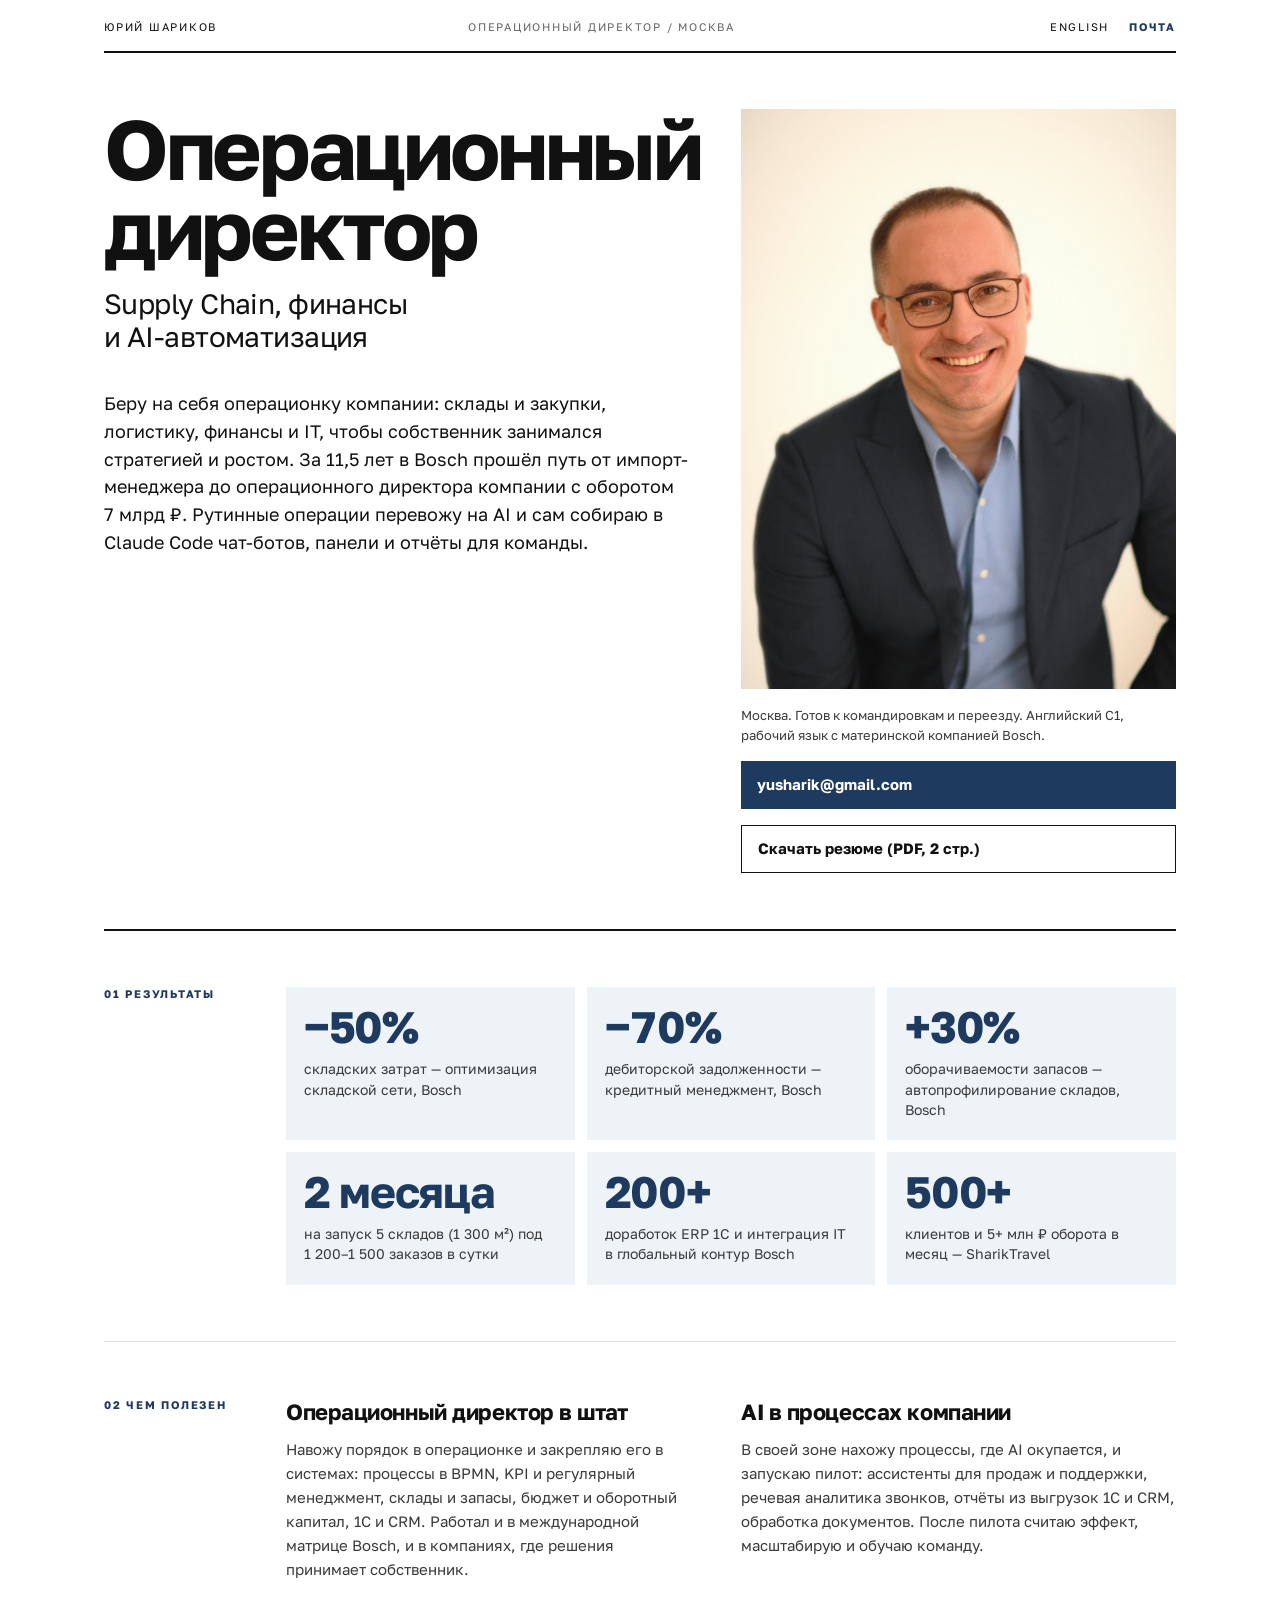
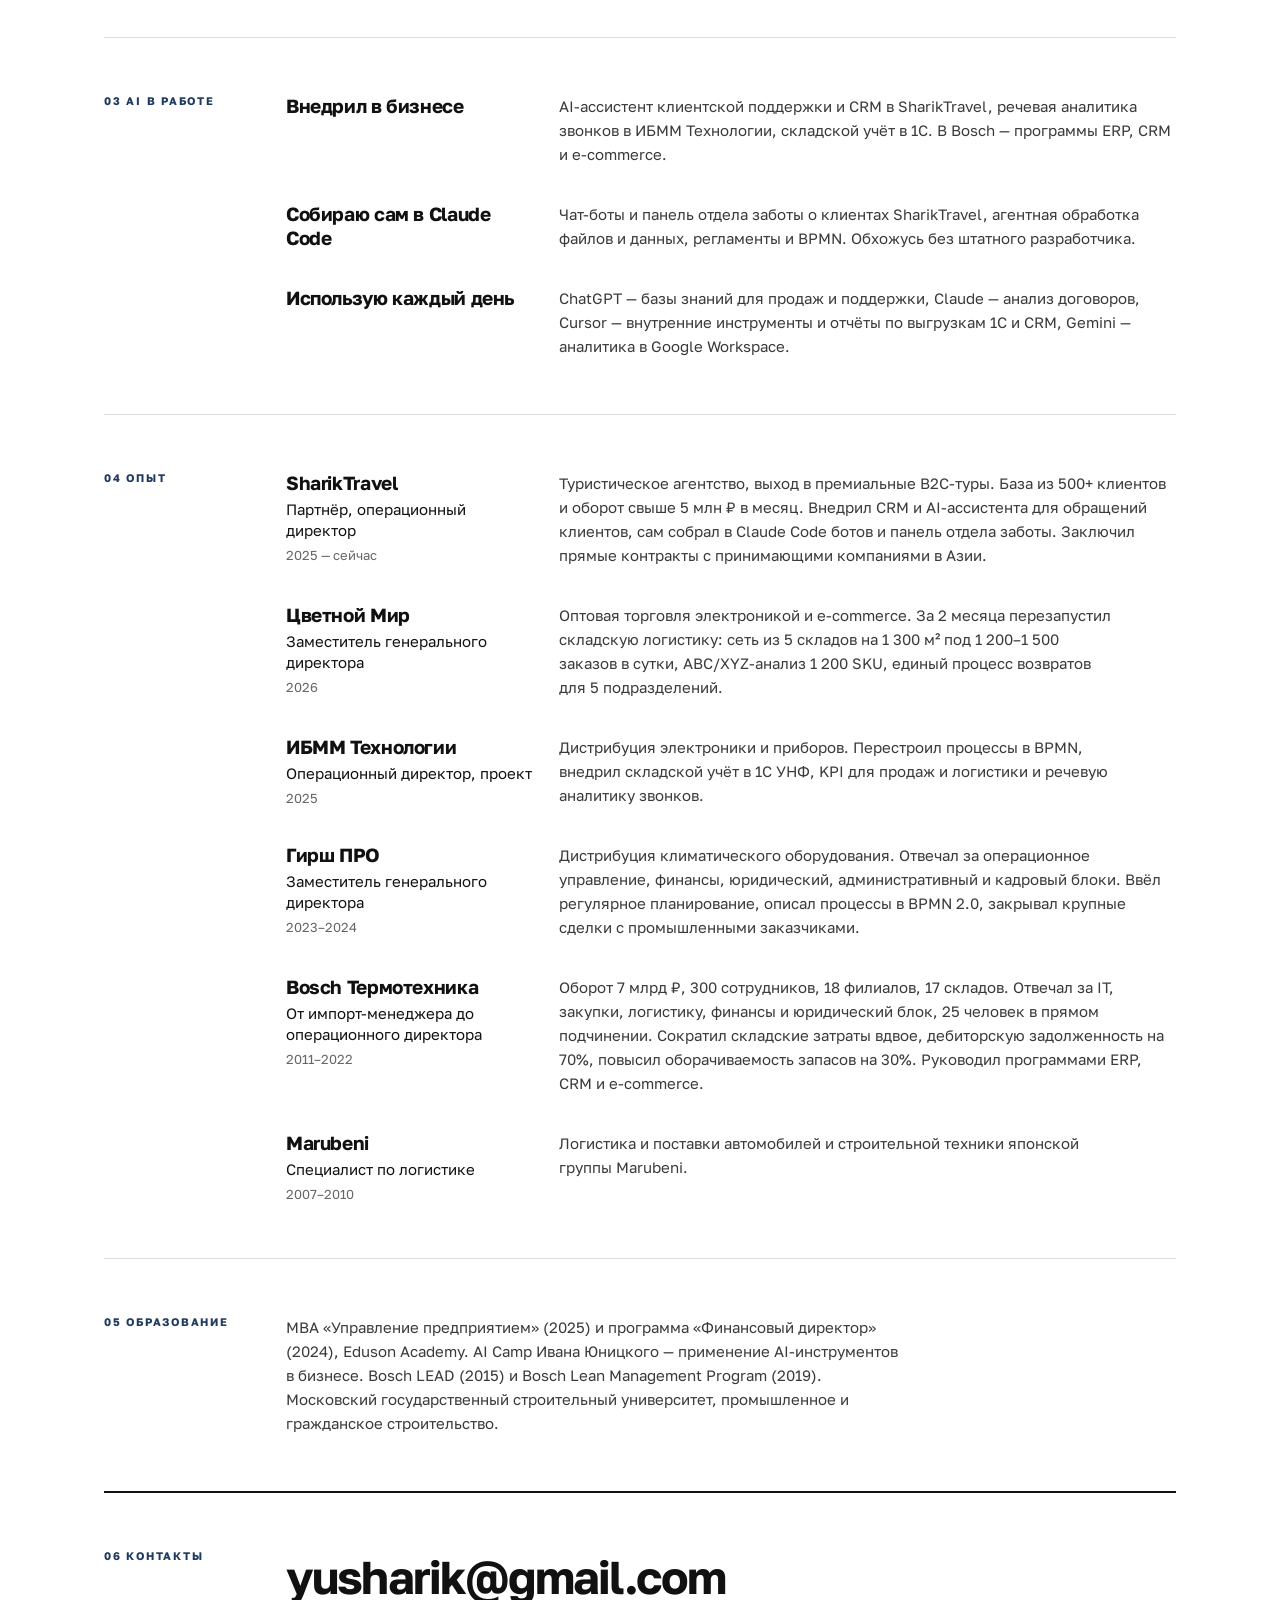
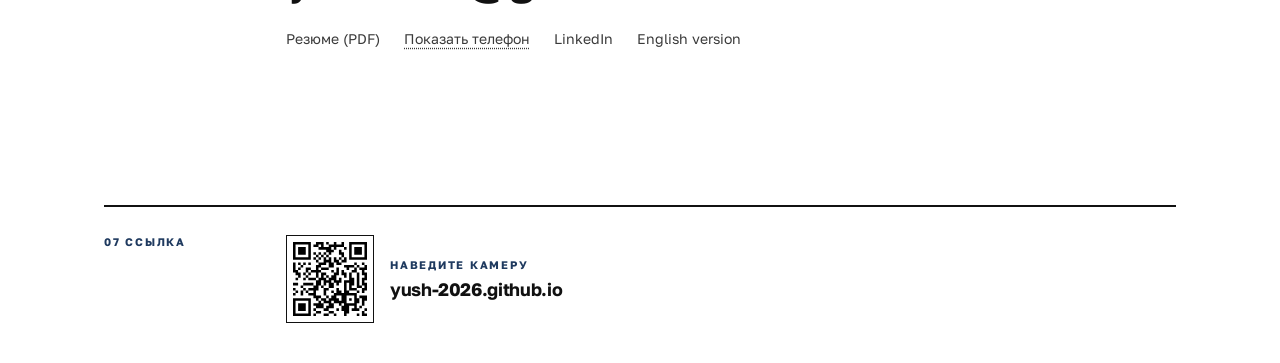
<file: index.html>
<!doctype html>
<html lang="ru">
<head>
<meta charset="utf-8">
<meta name="viewport" content="width=device-width, initial-scale=1">
<meta name="robots" content="noindex, nofollow">
<title>Юрий Шариков — операционный директор</title>
<meta name="description" content="Операционный директор (COO): Supply Chain, финансы и AI-автоматизация. 11,5 лет в Bosch, от импорт-менеджера до операционного директора. Москва, готов к переезду.">
<meta property="og:title" content="Юрий Шариков — операционный директор">
<meta property="og:description" content="Supply Chain, финансы и AI-автоматизация. 11,5 лет в Bosch, оборот 7 млрд ₽, 18 филиалов, 17 складов.">
<meta property="og:type" content="profile">
<meta property="og:image" content="https://yush-2026.github.io/assets/photo.jpg?v=2">
<link rel="alternate" hreflang="en" href="en/">
<link rel="preconnect" href="https://fonts.googleapis.com">
<link rel="preconnect" href="https://fonts.gstatic.com" crossorigin>
<link href="https://fonts.googleapis.com/css2?family=Golos+Text:wght@400;700&display=swap" rel="stylesheet">
<link rel="stylesheet" href="assets/style.css">
</head>
<body>

<header class="wrap" style="padding-bottom:0">
  <div class="grid rule-top">
    <div class="c4 micro">Юрий Шариков</div>
    <div class="c4 micro muted">Операционный директор / Москва</div>
    <div class="c4 micro top-links"><a href="en/" lang="en" hreflang="en">English</a><a class="accent" href="mailto:yusharik@gmail.com">Почта</a></div>
  </div>
</header>

<main class="wrap">

  <section class="grid sec rule-heavy">
    <div class="c7">
      <h1>Операционный директор</h1>
      <p class="subhead">Supply Chain, финансы и&nbsp;<span class="nowrap">AI-автоматизация</span></p>
      <p class="lede">Беру на себя операционку компании: склады и закупки, логистику, финансы и IT, чтобы собственник занимался стратегией и ростом. За 11,5&nbsp;лет в Bosch прошёл путь от импорт-менеджера до операционного директора компании с оборотом 7&nbsp;млрд&nbsp;₽. Рутинные операции перевожу на AI и сам собираю в Claude Code чат-ботов, панели и отчёты для команды.</p>
    </div>
    <div class="c5 hero-aside">
      <img class="portrait" src="assets/photo.jpg?v=2" width="900" height="1200" alt="Юрий Шариков">
      <p class="aside-note">Москва. Готов к командировкам и переезду. Английский C1, рабочий язык с материнской компанией Bosch.</p>
      <a class="cta" href="mailto:yusharik@gmail.com">yusharik@gmail.com</a>
      <a class="cv" href="cv-ru.pdf" download="Шариков_Резюме_COO.pdf">Скачать резюме (PDF, 2&nbsp;стр.)</a>
    </div>
  </section>

  <section class="grid sec rule">
    <div class="c2 micro accent micro-label">01 Результаты</div>
    <div class="c10 kpis">
      <div class="kpi"><b>−50%</b><span>складских затрат — оптимизация складской сети, Bosch</span></div>
      <div class="kpi"><b>−70%</b><span>дебиторской задолженности — кредитный менеджмент, Bosch</span></div>
      <div class="kpi"><b>+30%</b><span>оборачиваемости запасов — автопрофилирование складов, Bosch</span></div>
      <div class="kpi"><b>2&nbsp;месяца</b><span>на запуск 5&nbsp;складов (1&nbsp;300&nbsp;м²) под 1&nbsp;200–1&nbsp;500 заказов в&nbsp;сутки</span></div>
      <div class="kpi"><b>200+</b><span>доработок ERP 1С и интеграция IT в глобальный контур Bosch</span></div>
      <div class="kpi"><b>500+</b><span>клиентов и 5+ млн&nbsp;₽ оборота в месяц — SharikTravel</span></div>
    </div>
  </section>

  <section class="grid sec rule">
    <div class="c2 micro accent micro-label">02 Чем полезен</div>
    <div class="c5">
      <h2>Операционный директор в штат</h2>
      <p class="body">Навожу порядок в операционке и закрепляю его в системах: процессы в BPMN, KPI и регулярный менеджмент, склады и запасы, бюджет и оборотный капитал, 1С и CRM. Работал и в международной матрице Bosch, и в компаниях, где решения принимает собственник.</p>
    </div>
    <div class="c5">
      <h2>AI в процессах компании</h2>
      <p class="body">В своей зоне нахожу процессы, где AI окупается, и запускаю пилот: ассистенты для продаж и поддержки, речевая аналитика звонков, отчёты из выгрузок 1С и CRM, обработка документов. После пилота считаю эффект, масштабирую и обучаю команду.</p>
    </div>
  </section>

  <section class="grid sec rule">
    <div class="c2 micro accent micro-label">03 AI в работе</div>
    <div class="c10 stack">
      <div class="row">
        <div class="c3"><h3>Внедрил в бизнесе</h3></div>
        <p class="c7 body">AI-ассистент клиентской поддержки и CRM в SharikTravel, речевая аналитика звонков в ИБММ Технологии, складской учёт в 1С. В Bosch — программы ERP, CRM и e-commerce.</p>
      </div>
      <div class="row">
        <div class="c3"><h3>Собираю сам в Claude Code</h3></div>
        <p class="c7 body">Чат-боты и панель отдела заботы о клиентах SharikTravel, агентная обработка файлов и данных, регламенты и BPMN. Обхожусь без штатного разработчика.</p>
      </div>
      <div class="row">
        <div class="c3"><h3>Использую каждый день</h3></div>
        <p class="c7 body">ChatGPT — базы знаний для продаж и поддержки, Claude — анализ договоров, Cursor — внутренние инструменты и отчёты по выгрузкам 1С и CRM, Gemini — аналитика в Google Workspace.</p>
      </div>
    </div>
  </section>

  <section class="grid sec rule">
    <div class="c2 micro accent micro-label">04 Опыт</div>
    <div class="c10 stack">
      <div class="row">
        <div class="c3"><h3>SharikTravel</h3><p class="role">Партнёр, операционный директор</p><p class="date">2025 — сейчас</p></div>
        <p class="c7 body">Туристическое агентство, выход в премиальные B2C-туры. База из 500+ клиентов и оборот свыше 5&nbsp;млн&nbsp;₽ в месяц. Внедрил CRM и AI-ассистента для обращений клиентов, сам собрал в Claude Code ботов и панель отдела заботы. Заключил прямые контракты с принимающими компаниями в Азии.</p>
      </div>
      <div class="row">
        <div class="c3"><h3>Цветной Мир</h3><p class="role">Заместитель генерального директора</p><p class="date">2026</p></div>
        <p class="c7 body">Оптовая торговля электроникой и e-commerce. За 2&nbsp;месяца перезапустил складскую логистику: сеть из 5&nbsp;складов на 1&nbsp;300&nbsp;м² под 1&nbsp;200–1&nbsp;500 заказов в сутки, ABC/XYZ-анализ 1&nbsp;200 SKU, единый процесс возвратов для 5&nbsp;подразделений.</p>
      </div>
      <div class="row">
        <div class="c3"><h3>ИБММ Технологии</h3><p class="role">Операционный директор, проект</p><p class="date">2025</p></div>
        <p class="c7 body">Дистрибуция электроники и приборов. Перестроил процессы в BPMN, внедрил складской учёт в 1С УНФ, KPI для продаж и логистики и речевую аналитику звонков.</p>
      </div>
      <div class="row">
        <div class="c3"><h3>Гирш ПРО</h3><p class="role">Заместитель генерального директора</p><p class="date">2023–2024</p></div>
        <p class="c7 body">Дистрибуция климатического оборудования. Отвечал за операционное управление, финансы, юридический, административный и кадровый блоки. Ввёл регулярное планирование, описал процессы в BPMN 2.0, закрывал крупные сделки с промышленными заказчиками.</p>
      </div>
      <div class="row">
        <div class="c3"><h3>Bosch Термотехника</h3><p class="role">От импорт-менеджера до операционного директора</p><p class="date">2011–2022</p></div>
        <p class="c7 body">Оборот 7&nbsp;млрд&nbsp;₽, 300 сотрудников, 18 филиалов, 17 складов. Отвечал за IT, закупки, логистику, финансы и юридический блок, 25 человек в прямом подчинении. Сократил складские затраты вдвое, дебиторскую задолженность на 70%, повысил оборачиваемость запасов на 30%. Руководил программами ERP, CRM и e-commerce.</p>
      </div>
      <div class="row">
        <div class="c3"><h3>Marubeni</h3><p class="role">Специалист по логистике</p><p class="date">2007–2010</p></div>
        <p class="c7 body">Логистика и поставки автомобилей и строительной техники японской группы Marubeni.</p>
      </div>
    </div>
  </section>

  <section class="grid sec rule-heavy">
    <div class="c2 micro accent micro-label">05 Образование</div>
    <p class="c7 body">MBA «Управление предприятием» (2025) и программа «Финансовый директор» (2024), Eduson Academy. AI Camp Ивана Юницкого — применение AI-инструментов в бизнесе. Bosch LEAD (2015) и Bosch Lean Management Program (2019). Московский государственный строительный университет, промышленное и гражданское строительство.</p>
  </section>

  <section class="grid sec">
    <div class="c2 micro accent micro-label">06 Контакты</div>
    <div class="c10">
      <a class="mail" href="mailto:yusharik@gmail.com">yusharik@gmail.com</a>
      <div class="links">
        <a href="cv-ru.pdf" download="Шариков_Резюме_COO.pdf">Резюме (PDF)</a>
        <span class="phone" data-label-wa="WhatsApp" data-label-tg="Telegram"><button class="linklike" type="button">Показать телефон</button></span>
        <a href="https://www.linkedin.com/in/yury-sharikov">LinkedIn</a>
        <a href="en/" lang="en" hreflang="en">English version</a>
      </div>
    </div>
  </section>

</main>

<footer class="wrap site-footer">
  <div class="grid">
    <div class="c2 micro accent micro-label">07 Ссылка</div>
    <div class="c10 site-footer-inner">
      <a class="qr-link" href="https://yush-2026.github.io/">
        <img class="qr-code" src="assets/qr.svg" width="88" height="88" alt="QR-код со ссылкой на yush-2026.github.io">
        <span class="qr-copy">
          <span class="micro accent">Наведите камеру</span>
          <span class="qr-url">yush-2026.github.io</span>
        </span>
      </a>
    </div>
  </div>
</footer>

<script src="assets/phone.js" defer></script>
</body>
</html>
</file>
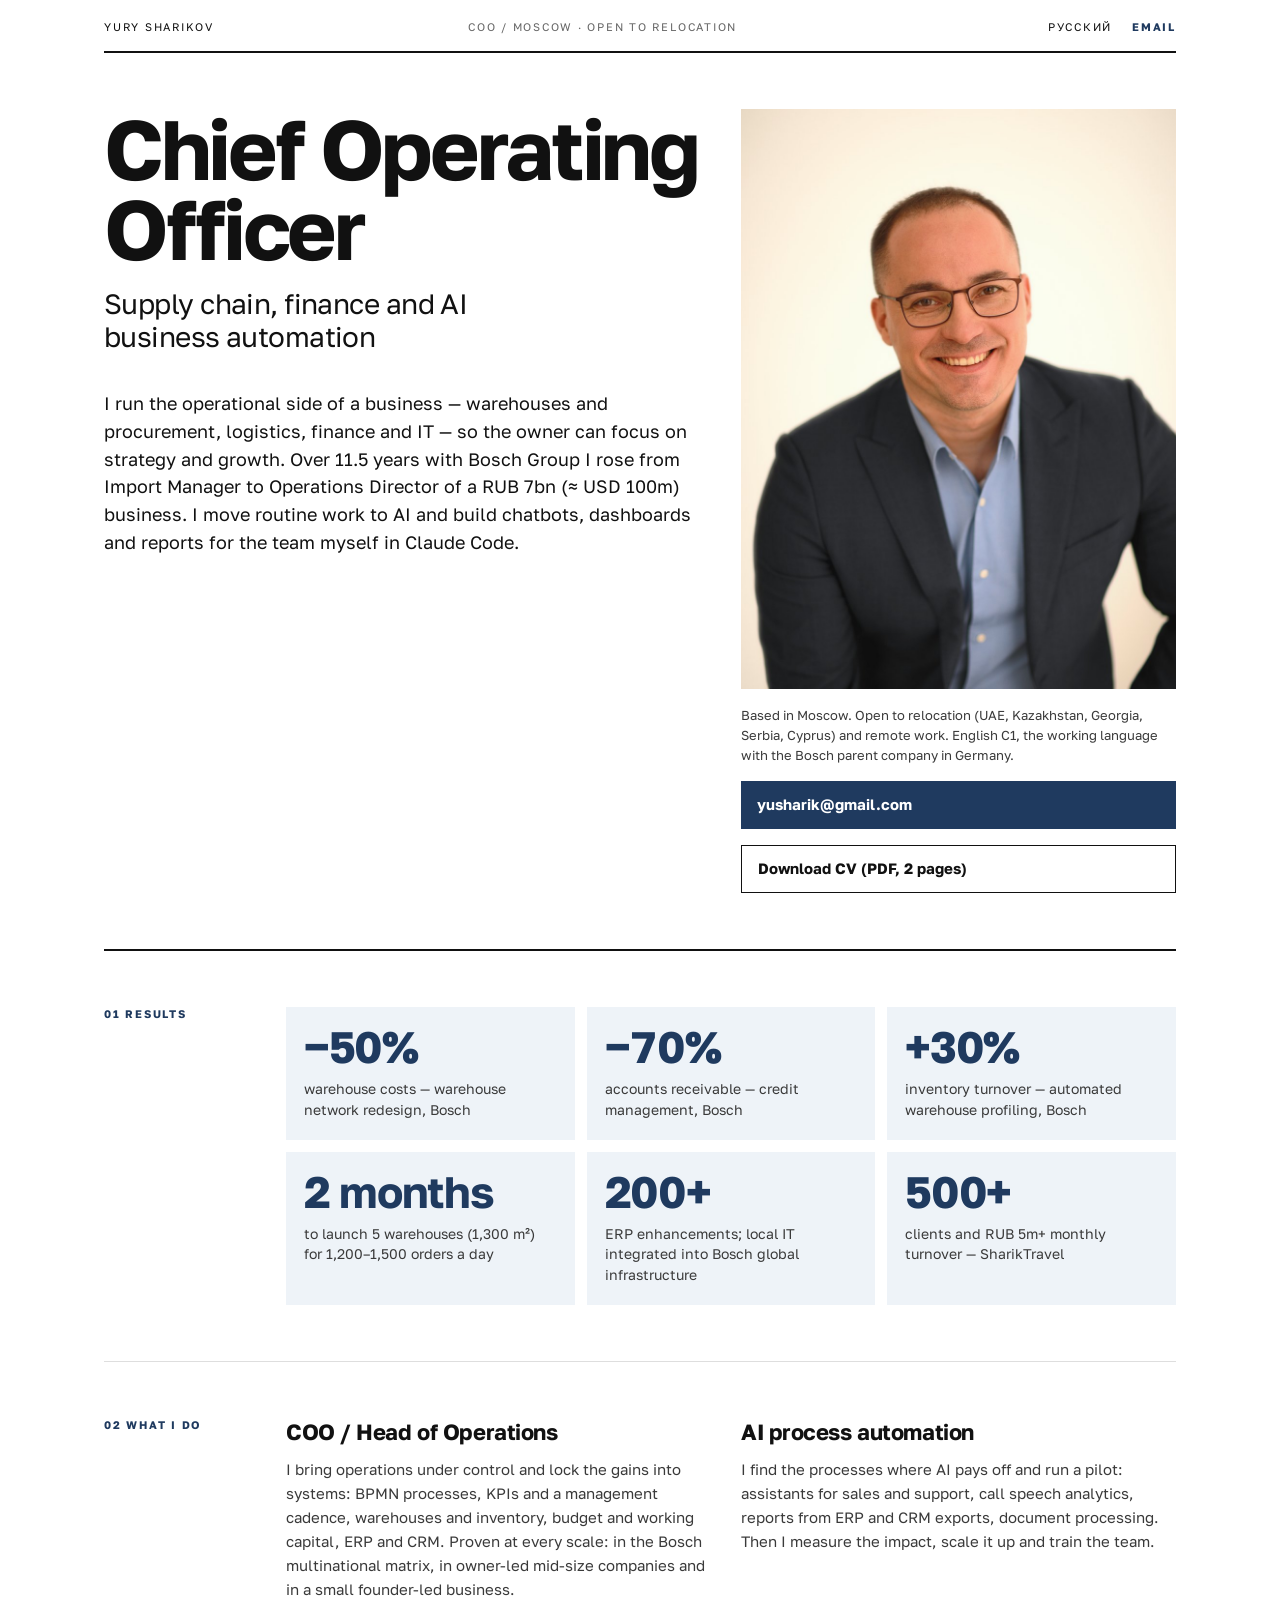
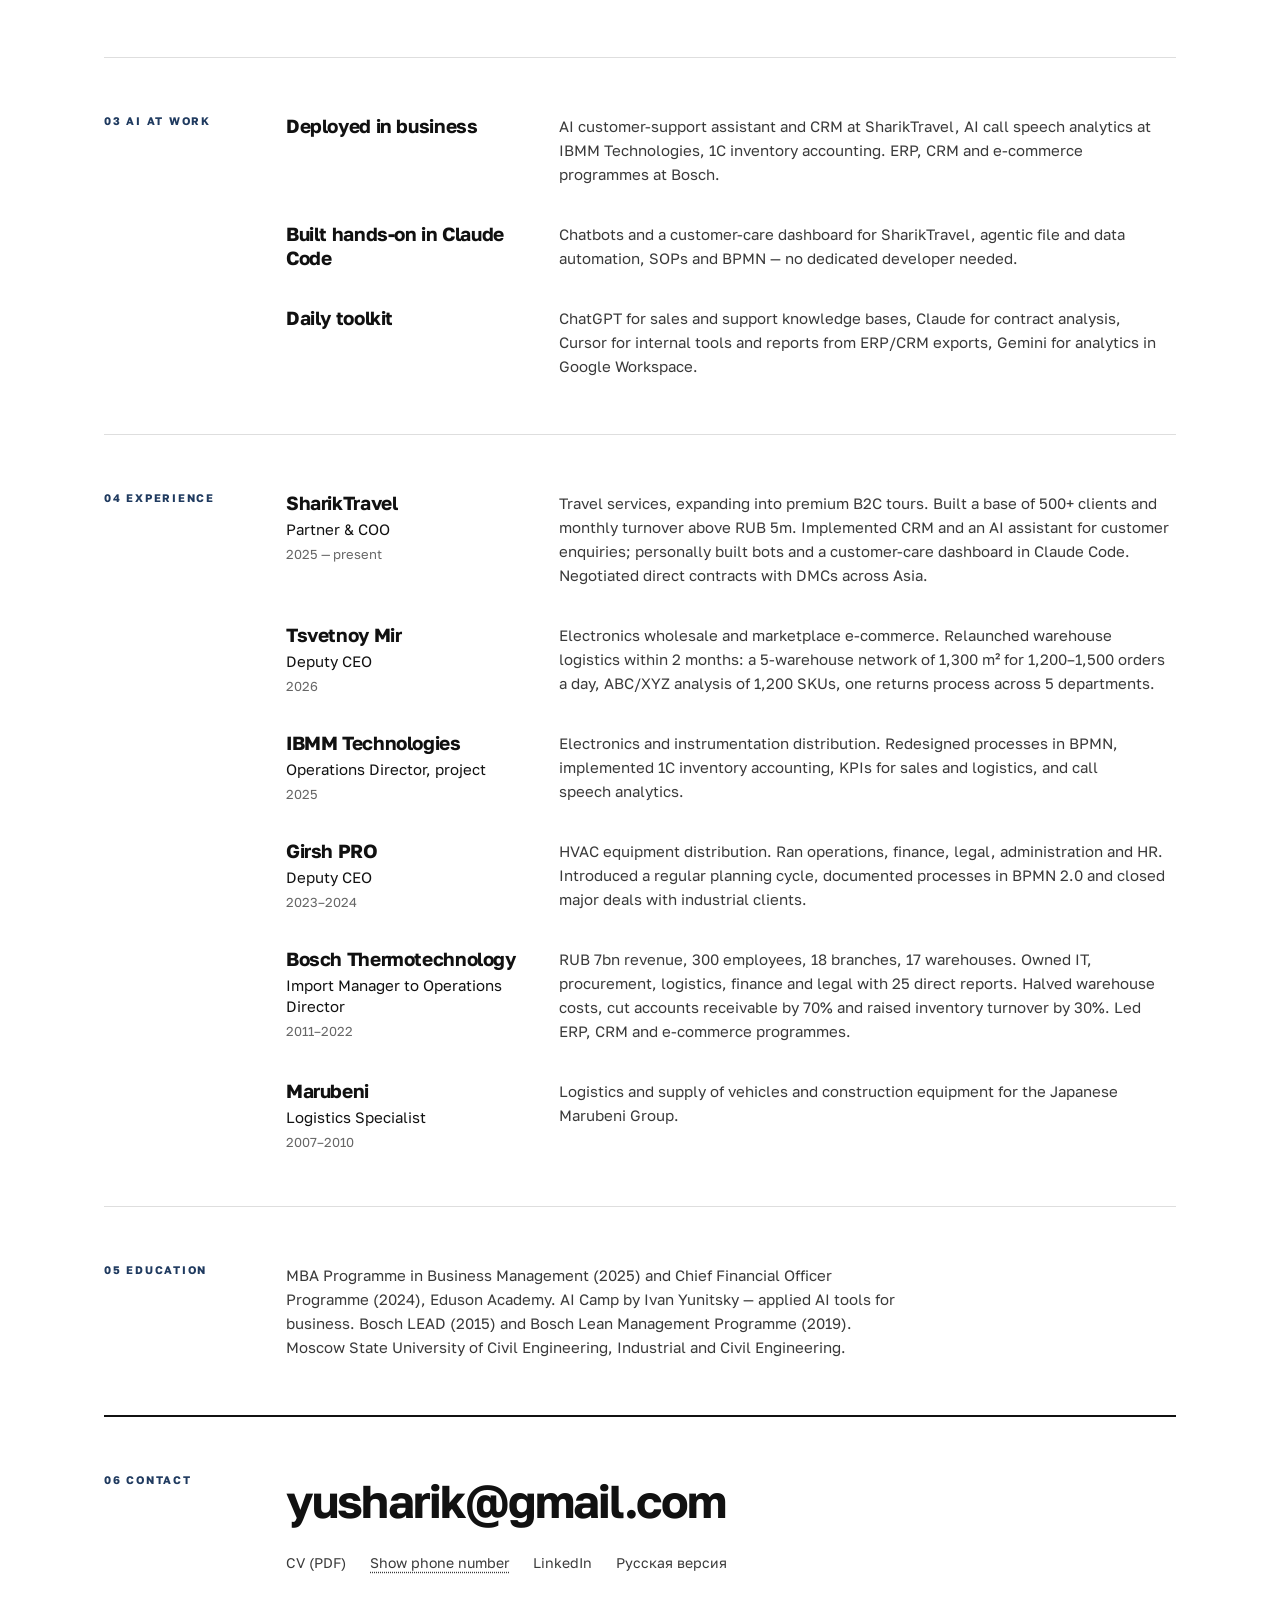
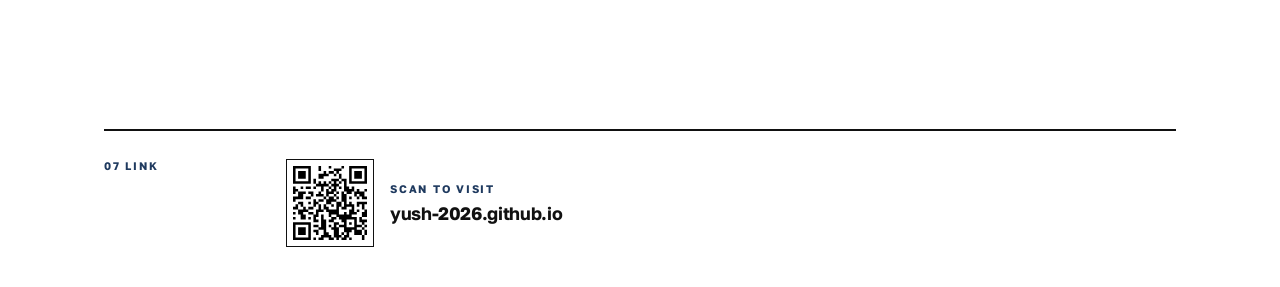
<file: en/index.html>
<!doctype html>
<html lang="en">
<head>
<meta charset="utf-8">
<meta name="viewport" content="width=device-width, initial-scale=1">
<meta name="robots" content="noindex, nofollow">
<title>Yury Sharikov — Chief Operating Officer</title>
<meta name="description" content="Chief Operating Officer: supply chain, finance and AI business automation. 11.5 years with Bosch Group, from Import Manager to Operations Director. Moscow, open to relocation and remote work.">
<meta property="og:title" content="Yury Sharikov — Chief Operating Officer">
<meta property="og:description" content="Supply chain, finance and AI business automation. 11.5 years with Bosch: RUB 7bn business, 18 branches, 17 warehouses.">
<meta property="og:type" content="profile">
<meta property="og:image" content="https://yush-2026.github.io/assets/photo.jpg?v=2">
<link rel="alternate" hreflang="ru" href="../">
<link rel="preconnect" href="https://fonts.googleapis.com">
<link rel="preconnect" href="https://fonts.gstatic.com" crossorigin>
<link href="https://fonts.googleapis.com/css2?family=Golos+Text:wght@400;700&display=swap" rel="stylesheet">
<link rel="stylesheet" href="../assets/style.css">
</head>
<body>

<header class="wrap" style="padding-bottom:0">
  <div class="grid rule-top">
    <div class="c4 micro">Yury Sharikov</div>
    <div class="c4 micro muted">COO / Moscow · open to relocation</div>
    <div class="c4 micro top-links"><a href="../" lang="ru" hreflang="ru">Русский</a><a class="accent" href="mailto:yusharik@gmail.com">Email</a></div>
  </div>
</header>

<main class="wrap">

  <section class="grid sec rule-heavy">
    <div class="c7">
      <h1>Chief Operating Officer</h1>
      <p class="subhead">Supply chain, finance and AI business automation</p>
      <p class="lede">I run the operational side of a business — warehouses and procurement, logistics, finance and IT — so the owner can focus on strategy and growth. Over 11.5&nbsp;years with Bosch Group I rose from Import Manager to Operations Director of a RUB&nbsp;7bn (≈&nbsp;USD&nbsp;100m) business. I move routine work to AI and build chatbots, dashboards and reports for the team myself in Claude Code.</p>
    </div>
    <div class="c5 hero-aside">
      <img class="portrait" src="../assets/photo.jpg?v=2" width="900" height="1200" alt="Yury Sharikov">
      <p class="aside-note">Based in Moscow. Open to relocation (UAE, Kazakhstan, Georgia, Serbia, Cyprus) and remote work. English C1, the working language with the Bosch parent company in Germany.</p>
      <a class="cta" href="mailto:yusharik@gmail.com">yusharik@gmail.com</a>
      <a class="cv" href="../cv-en.pdf" download="Sharikov_CV_COO.pdf">Download CV (PDF, 2&nbsp;pages)</a>
    </div>
  </section>

  <section class="grid sec rule">
    <div class="c2 micro accent micro-label">01 Results</div>
    <div class="c10 kpis">
      <div class="kpi"><b>−50%</b><span>warehouse costs — warehouse network redesign, Bosch</span></div>
      <div class="kpi"><b>−70%</b><span>accounts receivable — credit management, Bosch</span></div>
      <div class="kpi"><b>+30%</b><span>inventory turnover — automated warehouse profiling, Bosch</span></div>
      <div class="kpi"><b>2&nbsp;months</b><span>to launch 5 warehouses (1,300&nbsp;m²) for 1,200–1,500 orders a day</span></div>
      <div class="kpi"><b>200+</b><span>ERP enhancements; local IT integrated into Bosch global infrastructure</span></div>
      <div class="kpi"><b>500+</b><span>clients and RUB&nbsp;5m+ monthly turnover — SharikTravel</span></div>
    </div>
  </section>

  <section class="grid sec rule">
    <div class="c2 micro accent micro-label">02 What I do</div>
    <div class="c5">
      <h2>COO / Head of Operations</h2>
      <p class="body">I bring operations under control and lock the gains into systems: BPMN processes, KPIs and a management cadence, warehouses and inventory, budget and working capital, ERP and CRM. Proven at every scale: in the Bosch multinational matrix, in owner-led mid-size companies and in a small founder-led business.</p>
    </div>
    <div class="c5">
      <h2>AI process automation</h2>
      <p class="body">I find the processes where AI pays off and run a pilot: assistants for sales and support, call speech analytics, reports from ERP and CRM exports, document processing. Then I measure the impact, scale it up and train the team.</p>
    </div>
  </section>

  <section class="grid sec rule">
    <div class="c2 micro accent micro-label">03 AI at work</div>
    <div class="c10 stack">
      <div class="row">
        <div class="c3"><h3>Deployed in business</h3></div>
        <p class="c7 body">AI customer-support assistant and CRM at SharikTravel, AI call speech analytics at IBMM Technologies, 1C inventory accounting. ERP, CRM and e-commerce programmes at Bosch.</p>
      </div>
      <div class="row">
        <div class="c3"><h3>Built hands-on in Claude Code</h3></div>
        <p class="c7 body">Chatbots and a customer-care dashboard for SharikTravel, agentic file and data automation, SOPs and BPMN — no dedicated developer needed.</p>
      </div>
      <div class="row">
        <div class="c3"><h3>Daily toolkit</h3></div>
        <p class="c7 body">ChatGPT for sales and support knowledge bases, Claude for contract analysis, Cursor for internal tools and reports from ERP/CRM exports, Gemini for analytics in Google Workspace.</p>
      </div>
    </div>
  </section>

  <section class="grid sec rule">
    <div class="c2 micro accent micro-label">04 Experience</div>
    <div class="c10 stack">
      <div class="row">
        <div class="c3"><h3>SharikTravel</h3><p class="role">Partner &amp; COO</p><p class="date">2025 — present</p></div>
        <p class="c7 body">Travel services, expanding into premium B2C tours. Built a base of 500+ clients and monthly turnover above RUB&nbsp;5m. Implemented CRM and an AI assistant for customer enquiries; personally built bots and a customer-care dashboard in Claude Code. Negotiated direct contracts with DMCs across Asia.</p>
      </div>
      <div class="row">
        <div class="c3"><h3>Tsvetnoy Mir</h3><p class="role">Deputy CEO</p><p class="date">2026</p></div>
        <p class="c7 body">Electronics wholesale and marketplace e-commerce. Relaunched warehouse logistics within 2&nbsp;months: a 5-warehouse network of 1,300&nbsp;m² for 1,200–1,500 orders a day, ABC/XYZ analysis of 1,200 SKUs, one returns process across 5 departments.</p>
      </div>
      <div class="row">
        <div class="c3"><h3>IBMM Technologies</h3><p class="role">Operations Director, project</p><p class="date">2025</p></div>
        <p class="c7 body">Electronics and instrumentation distribution. Redesigned processes in BPMN, implemented 1C inventory accounting, KPIs for sales and logistics, and call speech analytics.</p>
      </div>
      <div class="row">
        <div class="c3"><h3>Girsh PRO</h3><p class="role">Deputy CEO</p><p class="date">2023–2024</p></div>
        <p class="c7 body">HVAC equipment distribution. Ran operations, finance, legal, administration and HR. Introduced a regular planning cycle, documented processes in BPMN 2.0 and closed major deals with industrial clients.</p>
      </div>
      <div class="row">
        <div class="c3"><h3>Bosch Thermotechnology</h3><p class="role">Import Manager to Operations Director</p><p class="date">2011–2022</p></div>
        <p class="c7 body">RUB&nbsp;7bn revenue, 300 employees, 18 branches, 17 warehouses. Owned IT, procurement, logistics, finance and legal with 25 direct reports. Halved warehouse costs, cut accounts receivable by 70% and raised inventory turnover by 30%. Led ERP, CRM and e-commerce programmes.</p>
      </div>
      <div class="row">
        <div class="c3"><h3>Marubeni</h3><p class="role">Logistics Specialist</p><p class="date">2007–2010</p></div>
        <p class="c7 body">Logistics and supply of vehicles and construction equipment for the Japanese Marubeni Group.</p>
      </div>
    </div>
  </section>

  <section class="grid sec rule-heavy">
    <div class="c2 micro accent micro-label">05 Education</div>
    <p class="c7 body">MBA Programme in Business Management (2025) and Chief Financial Officer Programme (2024), Eduson Academy. AI Camp by Ivan Yunitsky — applied AI tools for business. Bosch LEAD (2015) and Bosch Lean Management Programme (2019). Moscow State University of Civil Engineering, Industrial and Civil Engineering.</p>
  </section>

  <section class="grid sec">
    <div class="c2 micro accent micro-label">06 Contact</div>
    <div class="c10">
      <a class="mail" href="mailto:yusharik@gmail.com">yusharik@gmail.com</a>
      <div class="links">
        <a href="../cv-en.pdf" download="Sharikov_CV_COO.pdf">CV (PDF)</a>
        <span class="phone" data-label-wa="WhatsApp" data-label-tg="Telegram"><button class="linklike" type="button">Show phone number</button></span>
        <a href="https://www.linkedin.com/in/yury-sharikov">LinkedIn</a>
        <a href="../" lang="ru" hreflang="ru">Русская версия</a>
      </div>
    </div>
  </section>

</main>

<footer class="wrap site-footer">
  <div class="grid">
    <div class="c2 micro accent micro-label">07 Link</div>
    <div class="c10 site-footer-inner">
      <a class="qr-link" href="https://yush-2026.github.io/en/">
        <img class="qr-code" src="../assets/qr-en.svg" width="88" height="88" alt="QR code linking to yush-2026.github.io">
        <span class="qr-copy">
          <span class="micro accent">Scan to visit</span>
          <span class="qr-url">yush-2026.github.io</span>
        </span>
      </a>
    </div>
  </div>
</footer>

<script src="../assets/phone.js" defer></script>
</body>
</html>
</file>
<file: assets/style.css>
:root {
  color-scheme: light;
  --ink: #111;
  --text: #3a3a3a;
  --muted: #666;
  --rule: #dedede;
  --accent: #1f3a5f;
  --tile: #eef3f8;
  --font: "Golos Text", "Helvetica Neue", Helvetica, Arial, sans-serif;
}

*, *::before, *::after { box-sizing: border-box; }
html { -webkit-text-size-adjust: 100%; }
body {
  margin: 0;
  background: #fff;
  color: var(--ink);
  font-family: var(--font);
  font-weight: 400;
  -webkit-font-smoothing: antialiased;
}
a { color: var(--ink); text-decoration: none; }
a:hover { color: var(--accent); }
a:focus-visible { outline: 2px solid var(--accent); outline-offset: 3px; }
h1, h2, h3, p { margin: 0; }

.wrap { max-width: 1120px; margin: 0 auto; padding: 0 24px 96px; }
.grid { display: grid; grid-template-columns: repeat(12, minmax(0, 1fr)); gap: 20px; }
.rule-top { border-bottom: 2px solid var(--ink); padding: 20px 0 18px; align-items: baseline; }
.rule { border-bottom: 1px solid var(--rule); }
.rule-heavy { border-bottom: 2px solid var(--ink); }
.sec { padding: 56px 0; }

.micro { font-size: 11px; letter-spacing: 0.16em; text-transform: uppercase; }
.accent { color: var(--accent); font-weight: 700; }
.muted { color: var(--muted); }
.right { text-align: right; }
.top-links { display: flex; justify-content: flex-end; gap: 20px; }

h1 {
  font-size: clamp(40px, 6.6vw, 84px);
  line-height: 0.95;
  font-weight: 700;
  letter-spacing: -0.04em;
}
.subhead {
  margin-top: 18px;
  font-size: clamp(20px, 2.4vw, 28px);
  line-height: 1.2;
  letter-spacing: -0.02em;
  max-width: 24ch;
}
.lede {
  margin-top: 36px;
  font-size: clamp(16px, 1.5vw, 18px);
  line-height: 1.55;
  max-width: 54ch;
  text-wrap: pretty;
}
h2 { font-size: 22px; font-weight: 700; letter-spacing: -0.02em; margin-bottom: 12px; }
h3 { font-size: 19px; font-weight: 700; letter-spacing: -0.02em; line-height: 1.25; }
.body { font-size: 15px; line-height: 1.6; color: var(--text); text-wrap: pretty; }
.date { margin-top: 6px; font-size: 13px; color: var(--muted); }
.role { margin-top: 4px; font-size: 15px; line-height: 1.4; color: var(--ink); }

.portrait {
  display: block;
  width: 100%;
  height: auto;
  aspect-ratio: 3 / 4;
  object-fit: cover;
  object-position: 50% 30%;
  background: #f0f0f0;
}
.hero-aside { display: flex; flex-direction: column; gap: 16px; }
.aside-note { font-size: 13px; line-height: 1.55; color: var(--text); }
.cta, .cv {
  display: block;
  min-height: 48px;
  padding: 14px 16px;
  font-size: 15px;
  font-weight: 700;
  word-break: break-word;
}
.cta { background: var(--accent); color: #fff; }
.cta:hover { background: var(--ink); color: #fff; }
.cv { border: 1px solid var(--ink); padding: 13px 16px; }
.cv:hover { background: var(--ink); color: #fff; }

.kpis { display: grid; grid-template-columns: repeat(3, minmax(0, 1fr)); gap: 12px; }
.kpi { background: var(--tile); padding: 18px 18px 20px; }
.kpi b {
  display: block;
  font-size: clamp(30px, 3.6vw, 44px);
  line-height: 1;
  letter-spacing: -0.03em;
  font-variant-numeric: tabular-nums;
  color: var(--accent);
}
.kpi span { display: block; margin-top: 10px; font-size: 14px; line-height: 1.45; color: var(--text); }

.stack { display: flex; flex-direction: column; gap: 36px; }
.row { display: grid; grid-template-columns: repeat(10, minmax(0, 1fr)); gap: 20px; }

.mail {
  display: block;
  font-size: clamp(26px, 4.4vw, 46px);
  font-weight: 700;
  letter-spacing: -0.04em;
  word-break: break-word;
}
.links { display: flex; flex-wrap: wrap; gap: 4px 24px; margin-top: 20px; font-size: 14px; }
.links a { color: var(--text); padding: 6px 0; }
.links a:hover { color: var(--accent); }
.phone { display: contents; }
.linklike {
  font: inherit;
  color: var(--text);
  background: none;
  border: 0;
  padding: 6px 0;
  cursor: pointer;
  text-decoration: underline dotted;
  text-underline-offset: 4px;
}
.linklike:hover { color: var(--accent); }
.linklike:focus-visible { outline: 2px solid var(--accent); outline-offset: 3px; }

.c2 { grid-column: span 2; min-width: 0; }
.c3 { grid-column: span 3; min-width: 0; }
.c4 { grid-column: span 4; min-width: 0; }
.c5 { grid-column: span 5; min-width: 0; }
.c7 { grid-column: span 7; min-width: 0; }
.c10 { grid-column: span 10; min-width: 0; }

.site-footer { padding-bottom: 40px; }
.site-footer > .grid { border-top: 2px solid var(--ink); padding-top: 28px; }
.nowrap { white-space: nowrap; }
.site-footer-inner { display: flex; align-items: center; justify-content: space-between; gap: 24px; }
.qr-link { display: inline-flex; align-items: center; gap: 16px; }
.qr-code { display: block; width: 88px; height: 88px; padding: 6px; border: 1px solid var(--ink); background: #fff; }
.qr-copy { display: flex; flex-direction: column; gap: 7px; }
.qr-url { font-size: 18px; font-weight: 700; letter-spacing: -0.02em; }

@media (max-width: 860px) {
  .wrap { padding: 0 16px 72px; }
  .sec { padding: 40px 0; }
  .c2, .c3, .c4, .c5, .c7, .c10 { grid-column: 1 / -1; }
  .row { grid-template-columns: 1fr; gap: 8px; }
  .rule-top .c4:nth-child(2) { display: none; }
  .rule-top .c4 { grid-column: span 6; }
  .hero-aside { margin-top: 16px; }
  .portrait { max-width: 320px; }
  .micro-label { margin-bottom: 14px; }
  .kpis { grid-template-columns: repeat(2, minmax(0, 1fr)); }
  .site-footer-inner { flex-direction: column; align-items: flex-start; }
  .top-links a, .links a, .linklike { display: inline-flex; align-items: center; min-height: 44px; padding: 0; }
  .links { gap: 0 20px; }
  .mail { padding: 6px 0; }
}
@media (max-width: 420px) {
  .kpis { grid-template-columns: 1fr; }
}
@media print {
  .cta, .cv { border: 1px solid var(--ink); background: none; color: var(--ink); }
}
</file>
